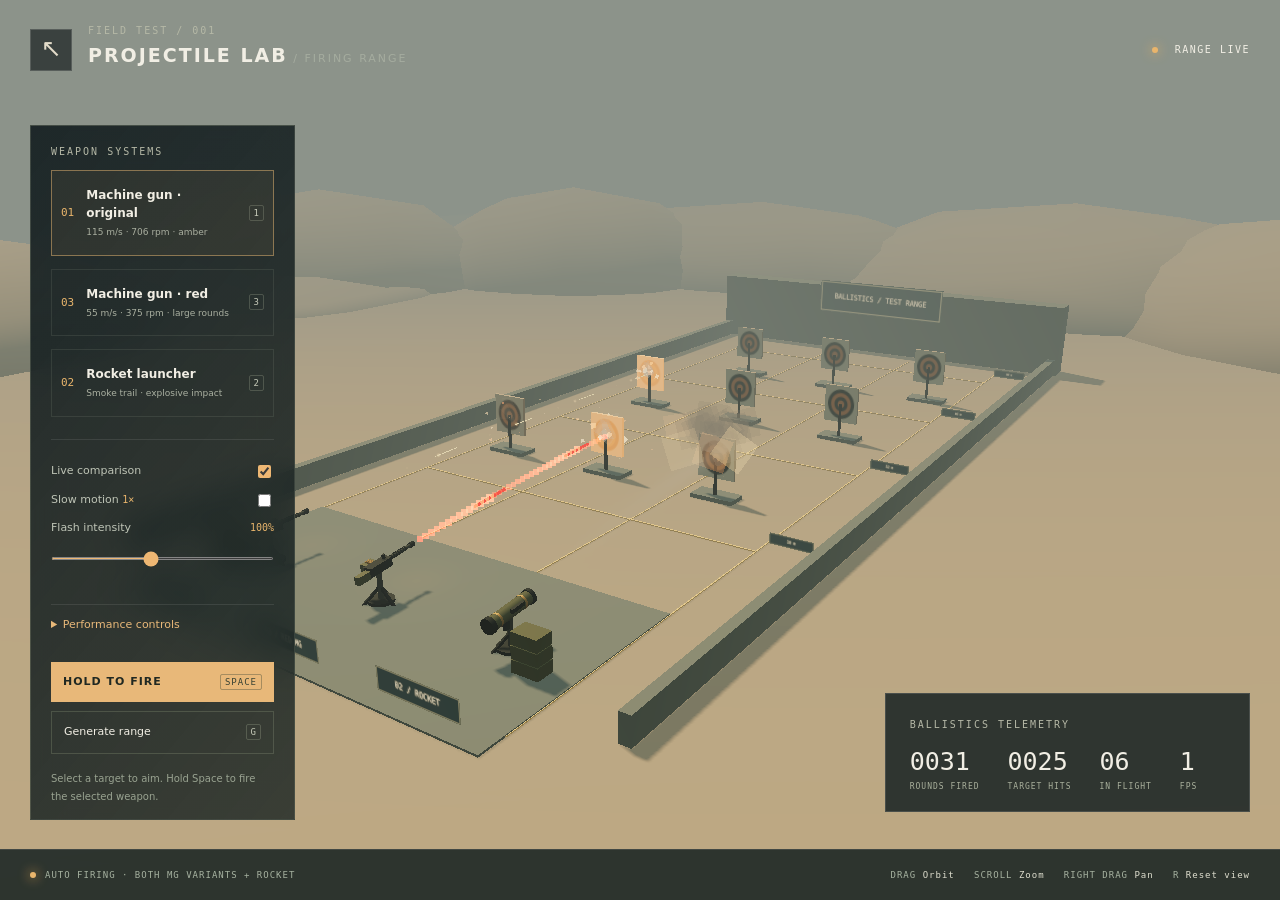
<file: range.html>
<!doctype html>
<html lang="en">
<head>
  <meta charset="utf-8">
  <meta name="viewport" content="width=device-width, initial-scale=1">
  <title>Projectile Lab · Firing Range</title>
  <link rel="icon" href="data:image/svg+xml,<svg xmlns=%22http://www.w3.org/2000/svg%22 viewBox=%220 0 100 100%22><text y=%22.9em%22 font-size=%2290%22>🎯</text></svg>">
  <link rel="stylesheet" href="./p1/css/range.css">
  <script type="importmap">{"imports":{"three":"./lib/threejs/r171/three.module.min.js","three/addons/controls/OrbitControls.js":"./lib/threejs/r171/OrbitControls.module.min.js"}}</script>
</head>
<body>
  <header><a href="./" class="back" aria-label="Back to main scene">↖</a><div><div class="eyebrow">FIELD TEST / 001</div><h1>PROJECTILE LAB<span> / FIRING RANGE</span></h1></div><span class="live"><i></i> RANGE LIVE</span></header>
  <aside class="panel">
    <div class="eyebrow">WEAPON SYSTEMS</div>
    <button class="weapon selected" data-weapon="machineGun"><span class="number">01</span><span><strong>Machine gun · original</strong><small>115 m/s · 706 rpm · amber</small></span><kbd>1</kbd></button>
    <button class="weapon" data-weapon="machineGunRed"><span class="number">03</span><span><strong>Machine gun · red</strong><small>55 m/s · 375 rpm · large rounds</small></span><kbd>3</kbd></button>
    <button class="weapon" data-weapon="rocket"><span class="number">02</span><span><strong>Rocket launcher</strong><small>Smoke trail · explosive impact</small></span><kbd>2</kbd></button>
    <div class="settings"><label><span>Live comparison</span><input id="demo" type="checkbox" checked></label><label><span>Slow motion <b id="speed-label">1×</b></span><input id="slow" type="checkbox"></label><label for="glow">Flash intensity <b id="glow-label">100%</b></label><input id="glow" type="range" min="0.2" max="2" step="0.1" value="1"></div>
    <details class="performance settings">
      <summary>Performance controls</summary>
      <label><span>Fog</span><input id="perf-fog" type="checkbox" checked></label>
      <label><span>Shadows</span><input id="perf-shadows" type="checkbox" checked></label>
      <label><span>Particles</span><input id="perf-particles" type="checkbox" checked></label>
      <label><span>Smoke particles</span><input id="perf-smoke" type="checkbox" checked></label>
      <label><span>Flash lights</span><input id="perf-lights" type="checkbox" checked></label>
      <label><span>Red trails / post layer</span><input id="perf-trails" type="checkbox" checked></label>
      <label><span>High DPI (up to 2×)</span><input id="perf-hidpi" type="checkbox"></label>
      <p class="perf-hint">Toggle one feature, then wait a few seconds to compare FPS. High DPI uses up to 4× as many pixels.</p>
      <output id="perf-stats">Measuring…</output>
    </details>
    <button id="fire" class="primary">HOLD TO FIRE <kbd>SPACE</kbd></button>
    <button id="generate" class="secondary">Generate range <kbd>G</kbd></button>
    <p class="hint">Select a target to aim. Hold Space to fire the selected weapon.</p>
  </aside>
  <div class="readout"><span class="eyebrow">BALLISTICS TELEMETRY</span><div><span><b id="shots">0000</b><small>ROUNDS FIRED</small></span><span><b id="hits">0000</b><small>TARGET HITS</small></span><span><b id="active">00</b><small>IN FLIGHT</small></span><span><b id="fps">—</b><small>FPS</small></span></div></div>
  <footer><span><i></i><span id="status">AUTO FIRING · BOTH MG VARIANTS + ROCKET</span></span><span>DRAG <b>Orbit</b> &nbsp; SCROLL <b>Zoom</b> &nbsp; RIGHT DRAG <b>Pan</b> &nbsp; R <b>Reset view</b></span></footer>
  <div id="error" role="alert" hidden></div>
  <script type="module" src="./p1/js/rangeMain.js"></script>
</body>
</html>
</file>
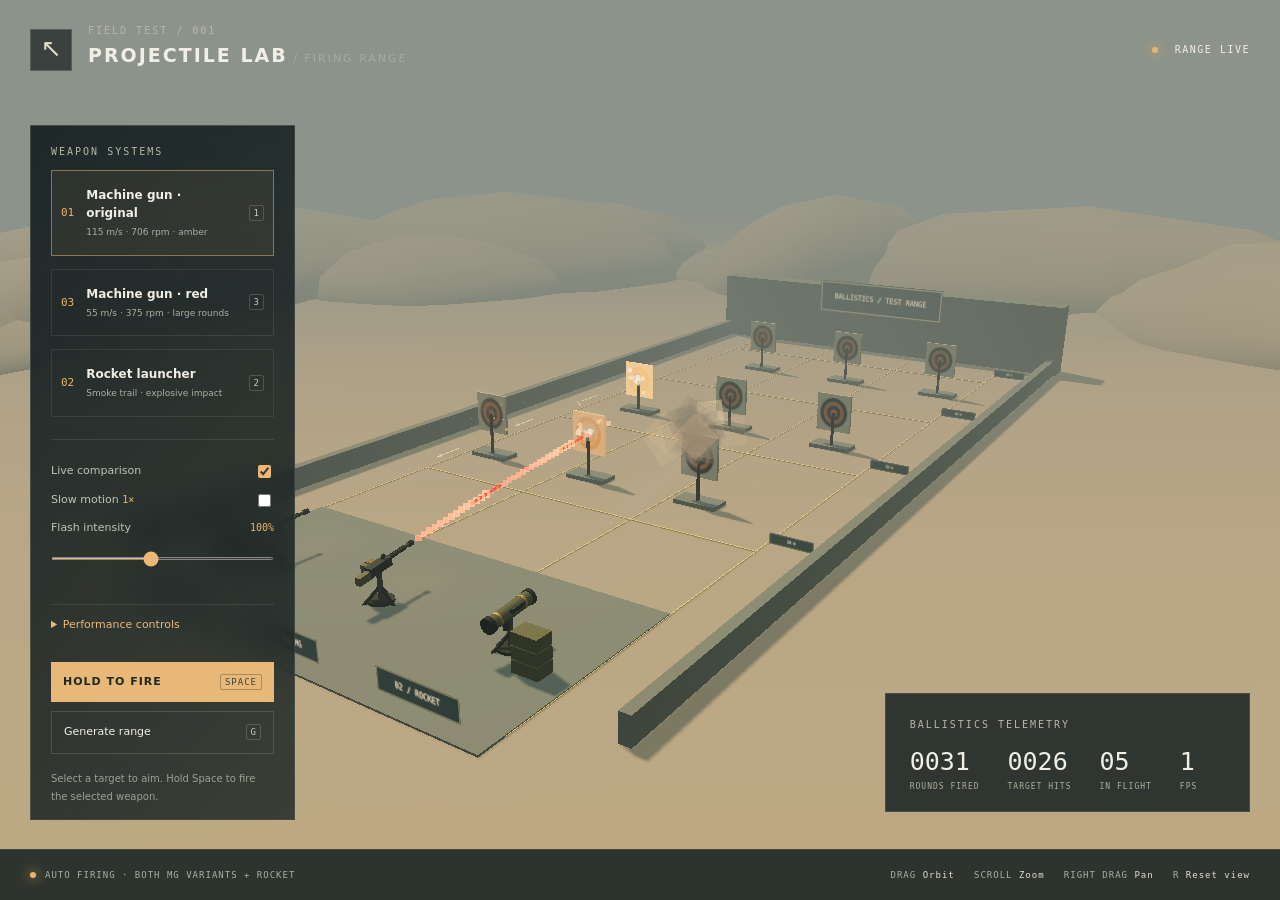
<file: p1/range.html>
<!doctype html>
<html lang="en">
<head>
  <meta charset="utf-8">
  <meta name="viewport" content="width=device-width, initial-scale=1">
  <title>Projectile Lab · Firing Range</title>
  <link rel="icon" href="data:image/svg+xml,<svg xmlns=%22http://www.w3.org/2000/svg%22 viewBox=%220 0 100 100%22><text y=%22.9em%22 font-size=%2290%22>🎯</text></svg>">
  <link rel="stylesheet" href="./css/range.css">
  <script type="importmap">{"imports":{"three":"../lib/threejs/r171/three.module.min.js","three/addons/controls/OrbitControls.js":"../lib/threejs/r171/OrbitControls.module.min.js"}}</script>
</head>
<body>
  <header><a href="../" class="back" aria-label="Back to main scene">↖</a><div><div class="eyebrow">FIELD TEST / 001</div><h1>PROJECTILE LAB<span> / FIRING RANGE</span></h1></div><span class="live"><i></i> RANGE LIVE</span></header>
  <aside class="panel">
    <div class="eyebrow">WEAPON SYSTEMS</div>
    <button class="weapon selected" data-weapon="machineGun"><span class="number">01</span><span><strong>Machine gun · original</strong><small>115 m/s · 706 rpm · amber</small></span><kbd>1</kbd></button>
    <button class="weapon" data-weapon="machineGunRed"><span class="number">03</span><span><strong>Machine gun · red</strong><small>55 m/s · 375 rpm · large rounds</small></span><kbd>3</kbd></button>
    <button class="weapon" data-weapon="rocket"><span class="number">02</span><span><strong>Rocket launcher</strong><small>Smoke trail · explosive impact</small></span><kbd>2</kbd></button>
    <div class="settings"><label><span>Live comparison</span><input id="demo" type="checkbox" checked></label><label><span>Slow motion <b id="speed-label">1×</b></span><input id="slow" type="checkbox"></label><label for="glow">Flash intensity <b id="glow-label">100%</b></label><input id="glow" type="range" min="0.2" max="2" step="0.1" value="1"></div>
    <details class="performance settings">
      <summary>Performance controls</summary>
      <label><span>Fog</span><input id="perf-fog" type="checkbox" checked></label>
      <label><span>Shadows</span><input id="perf-shadows" type="checkbox" checked></label>
      <label><span>Particles</span><input id="perf-particles" type="checkbox" checked></label>
      <label><span>Smoke particles</span><input id="perf-smoke" type="checkbox" checked></label>
      <label><span>Flash lights</span><input id="perf-lights" type="checkbox" checked></label>
      <label><span>Red trails / post layer</span><input id="perf-trails" type="checkbox" checked></label>
      <label><span>High DPI (up to 2×)</span><input id="perf-hidpi" type="checkbox"></label>
      <p class="perf-hint">Toggle one feature, then wait a few seconds to compare FPS. High DPI uses up to 4× as many pixels.</p>
      <output id="perf-stats">Measuring…</output>
    </details>
    <button id="fire" class="primary">HOLD TO FIRE <kbd>SPACE</kbd></button>
    <button id="generate" class="secondary">Generate range <kbd>G</kbd></button>
    <p class="hint">Select a target to aim. Hold Space to fire the selected weapon.</p>
  </aside>
  <div class="readout"><span class="eyebrow">BALLISTICS TELEMETRY</span><div><span><b id="shots">0000</b><small>ROUNDS FIRED</small></span><span><b id="hits">0000</b><small>TARGET HITS</small></span><span><b id="active">00</b><small>IN FLIGHT</small></span><span><b id="fps">—</b><small>FPS</small></span></div></div>
  <footer><span><i></i><span id="status">AUTO FIRING · BOTH MG VARIANTS + ROCKET</span></span><span>DRAG <b>Orbit</b> &nbsp; SCROLL <b>Zoom</b> &nbsp; RIGHT DRAG <b>Pan</b> &nbsp; R <b>Reset view</b></span></footer>
  <div id="error" role="alert" hidden></div>
  <script type="module" src="./js/rangeMain.js"></script>
</body>
</html>
</file>
<file: p1/css/range.css>
*{box-sizing:border-box}body{margin:0;overflow:hidden;background:#252724;color:#f1eee4;font:13px/1.5 ui-sans-serif,system-ui,sans-serif}canvas{display:block;touch-action:none}header{position:absolute;left:30px;right:30px;top:25px;display:flex;align-items:center;gap:16px;pointer-events:none}header a{pointer-events:auto}.back{color:#e3dcca;text-decoration:none;font-size:25px;border:1px solid #ffffff26;width:42px;height:42px;text-align:center;background:#161d1db0}.eyebrow{font:10px ui-monospace,monospace;letter-spacing:2px;color:#b5b8a6}h1{font-size:19px;letter-spacing:2px;margin:5px 0;font-weight:650}h1 span{font-size:11px;color:#a5ac9f;font-weight:400}.live{margin-left:auto;font:10px ui-monospace,monospace;letter-spacing:1.5px}i{display:inline-block;width:6px;height:6px;border-radius:50%;background:#e9b56c;margin-right:9px;box-shadow:0 0 12px #f8b550}.panel{position:absolute;top:125px;left:30px;width:265px;background:linear-gradient(130deg,#162022ed,#1b2523cf);border:1px solid #c5c8a52b;padding:20px;backdrop-filter:blur(16px)}button{font:inherit;cursor:pointer;color:inherit}button:focus-visible,a:focus-visible,input:focus-visible{outline:2px solid #ffc57d;outline-offset:4px}.weapon{display:flex;align-items:center;gap:12px;text-align:left;width:100%;padding:15px 9px;margin-top:13px;background:transparent;border:1px solid #8f9c862b}.weapon.selected{background:#f1bb7510;border-color:#e6b57580}.weapon strong{display:block;font-size:13px;font-weight:550}.weapon small{display:block;font-size:9px;color:#aab0a1;margin-top:4px}.number{font:11px ui-monospace,monospace;color:#e9b56c}.weapon kbd{margin-left:auto}kbd{font:9px ui-monospace,monospace;border:1px solid #b5bea342;padding:2px 4px;color:#c5c9b8;border-radius:2px}.settings{border-top:1px solid #ffffff17;margin-top:22px;padding-top:12px}.settings label{display:flex;justify-content:space-between;align-items:center;font-size:11px;color:#bec4b6;margin:10px 0}.settings b{font:10px ui-monospace,monospace;color:#e9b56c}input{accent-color:#eeb773}input[type=range]{width:100%;height:3px;margin:7px 0 22px}.primary,.secondary{width:100%;padding:12px;display:flex;justify-content:space-between;align-items:center}.primary{background:#e8b879;color:#202822;border:0;font-size:11px;font-weight:750;letter-spacing:1px;touch-action:none;user-select:none}.primary kbd{color:#394334;border-color:#39433460}.primary:active{background:#ffe1aa}.secondary{background:transparent;border:1px solid #9eaa8d40;margin-top:9px;font-size:11px}.secondary:hover,.weapon:hover{background:#e9b56c19}.hint{font-size:10px;line-height:1.8;color:#99a391;margin:16px 0 0}.readout{position:absolute;right:30px;bottom:88px;padding:20px 24px;background:#152021d6;border:1px solid #ffffff20;pointer-events:none}.readout>div{display:flex;gap:28px;margin-top:14px}.readout b{font:25px ui-monospace,monospace;font-weight:300}.readout small{display:block;font:8px ui-monospace,monospace;color:#a9b09c;margin-top:6px;letter-spacing:1px}footer{position:absolute;bottom:0;left:0;right:0;padding:20px 30px;display:flex;justify-content:space-between;background:#142020d9;border-top:1px solid #ffffff1a;font:9px ui-monospace,monospace;letter-spacing:1px;color:#a6b2a0}footer b{color:#dfdfcf;font-weight:400}#error{position:absolute;inset:30% 20%;padding:30px;background:#1e2928;border:1px solid #e8b879;z-index:3}@media(max-width:700px){header{left:15px;right:15px;top:15px}h1{font-size:14px}h1 span,.live{display:none}.panel{top:90px;left:15px;width:205px;padding:12px}.weapon{gap:7px;padding:9px 5px}.weapon small{font-size:8px}.settings{margin-top:12px;padding-top:3px}.hint{display:none}.readout{right:15px;bottom:76px;padding:12px}.readout>div{gap:12px}.readout b{font-size:18px}.readout small{font-size:7px}footer{padding:15px;gap:15px;font-size:8px}footer>span:last-child{max-width:170px;line-height:1.8}}

.panel{max-height:calc(100dvh - 205px);overflow-y:auto}.weapon strong{font-size:12px}@media(max-width:700px){.panel{max-height:calc(100dvh - 280px)}}

#fps{display:inline-block;min-width:3ch}

.performance summary{cursor:pointer;color:#e8b879;font-size:11px;margin-bottom:12px}.performance{padding-bottom:16px}.perf-hint{font-size:10px;color:#99a391;line-height:1.6}#perf-stats{display:block;color:#bec4b6;font:10px/1.8 ui-monospace,monospace;white-space:pre-line}
</file>
